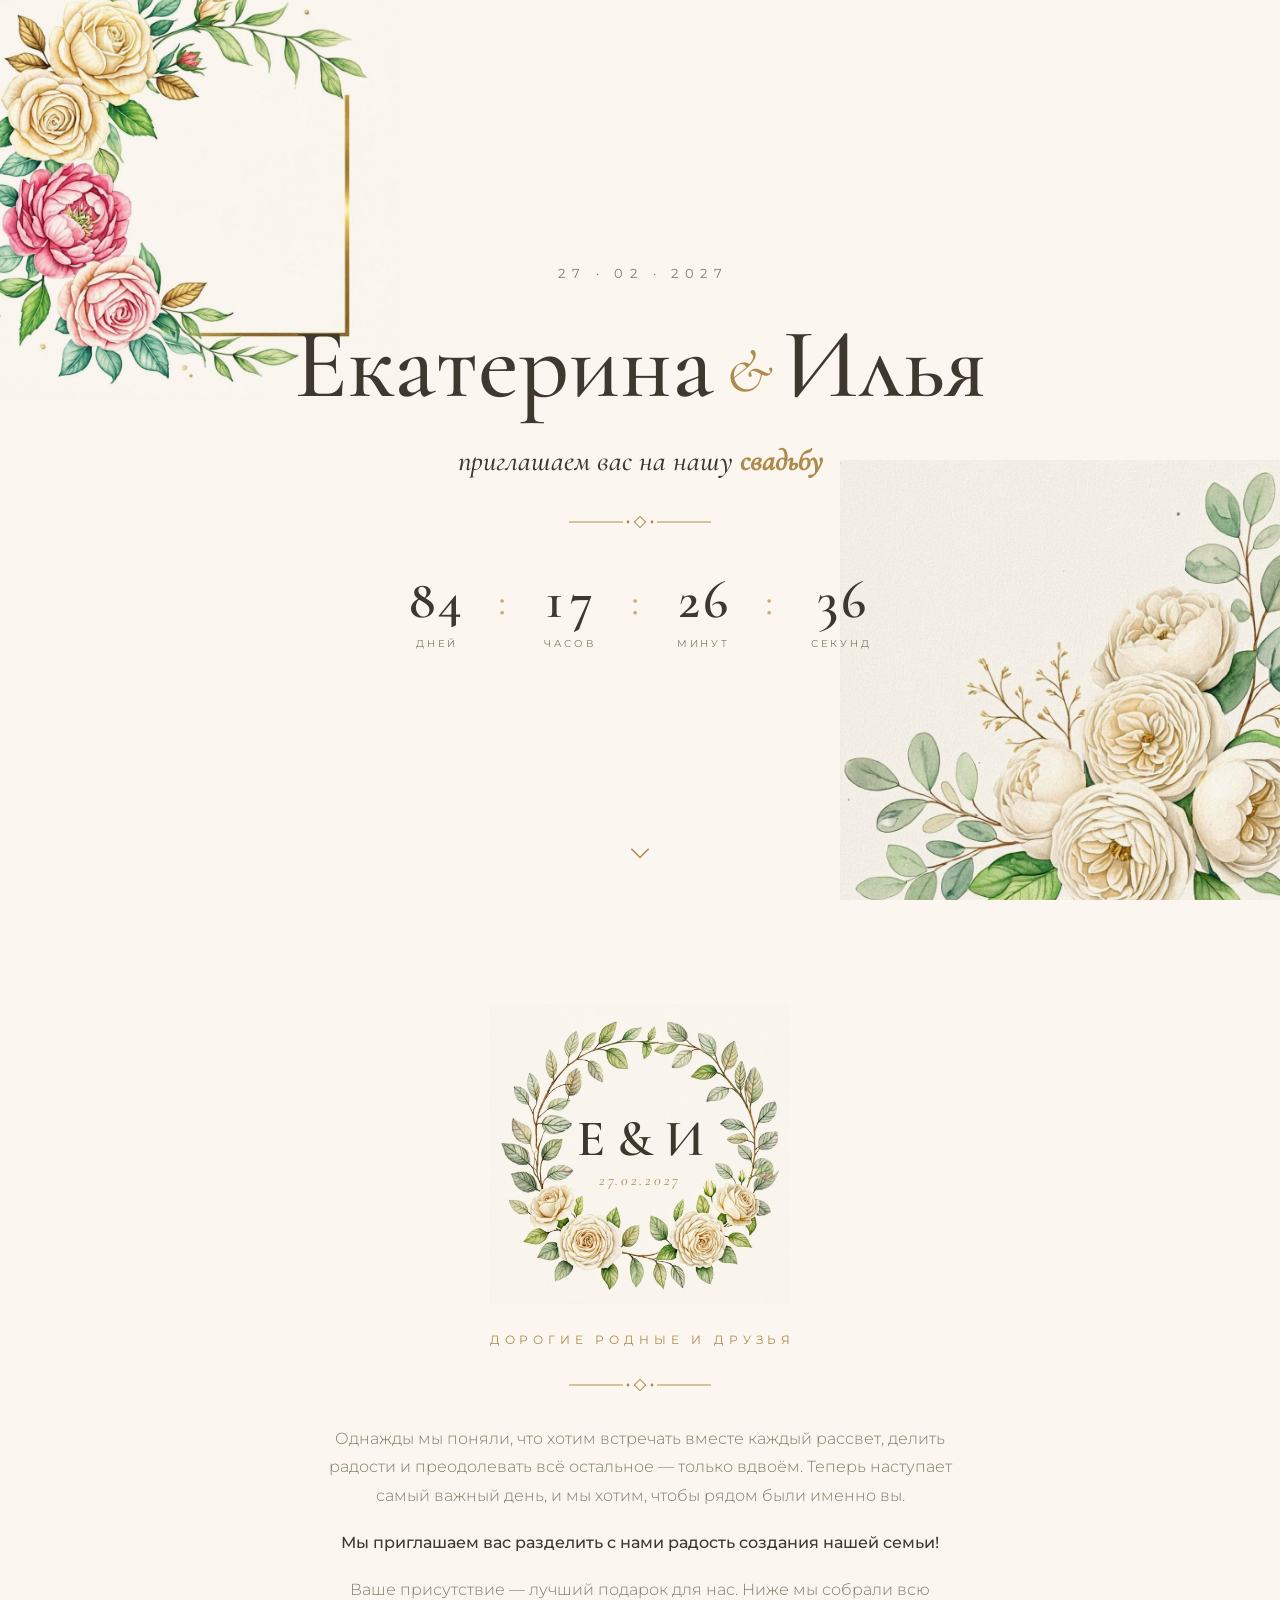
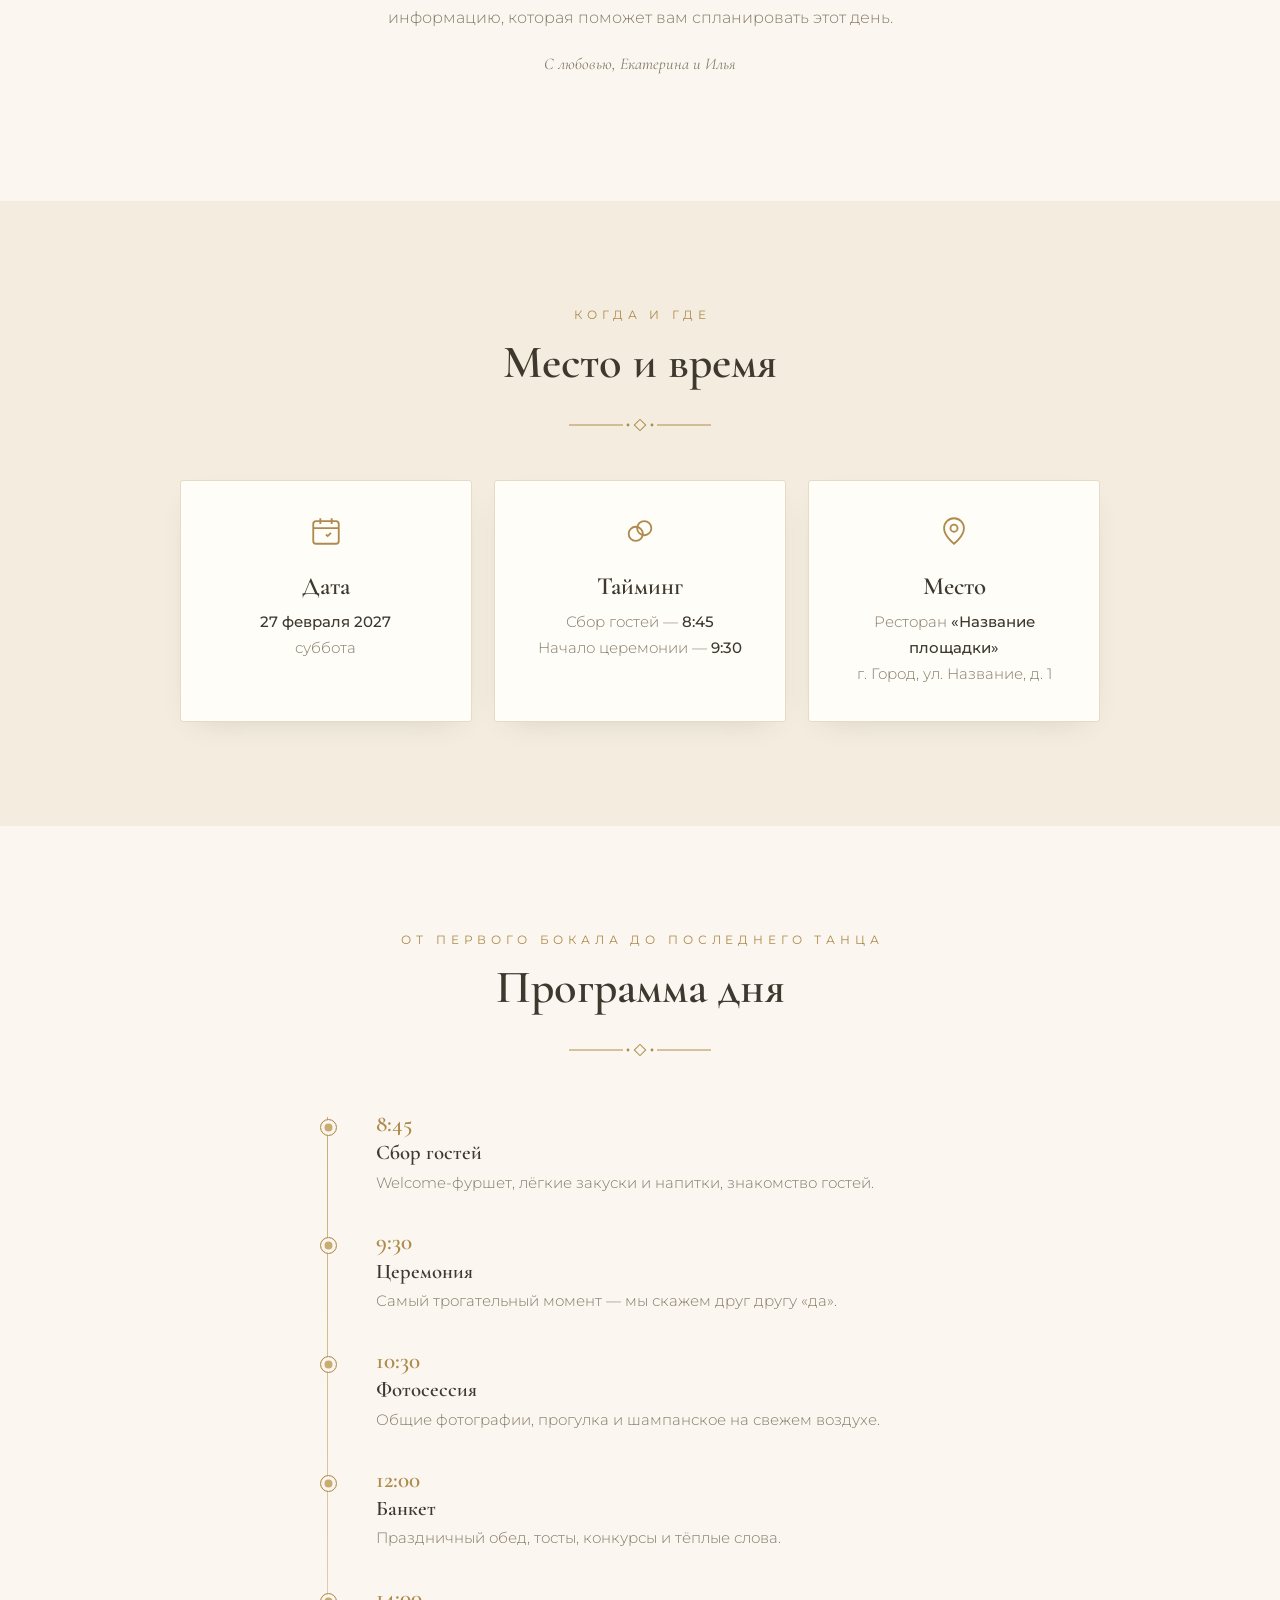
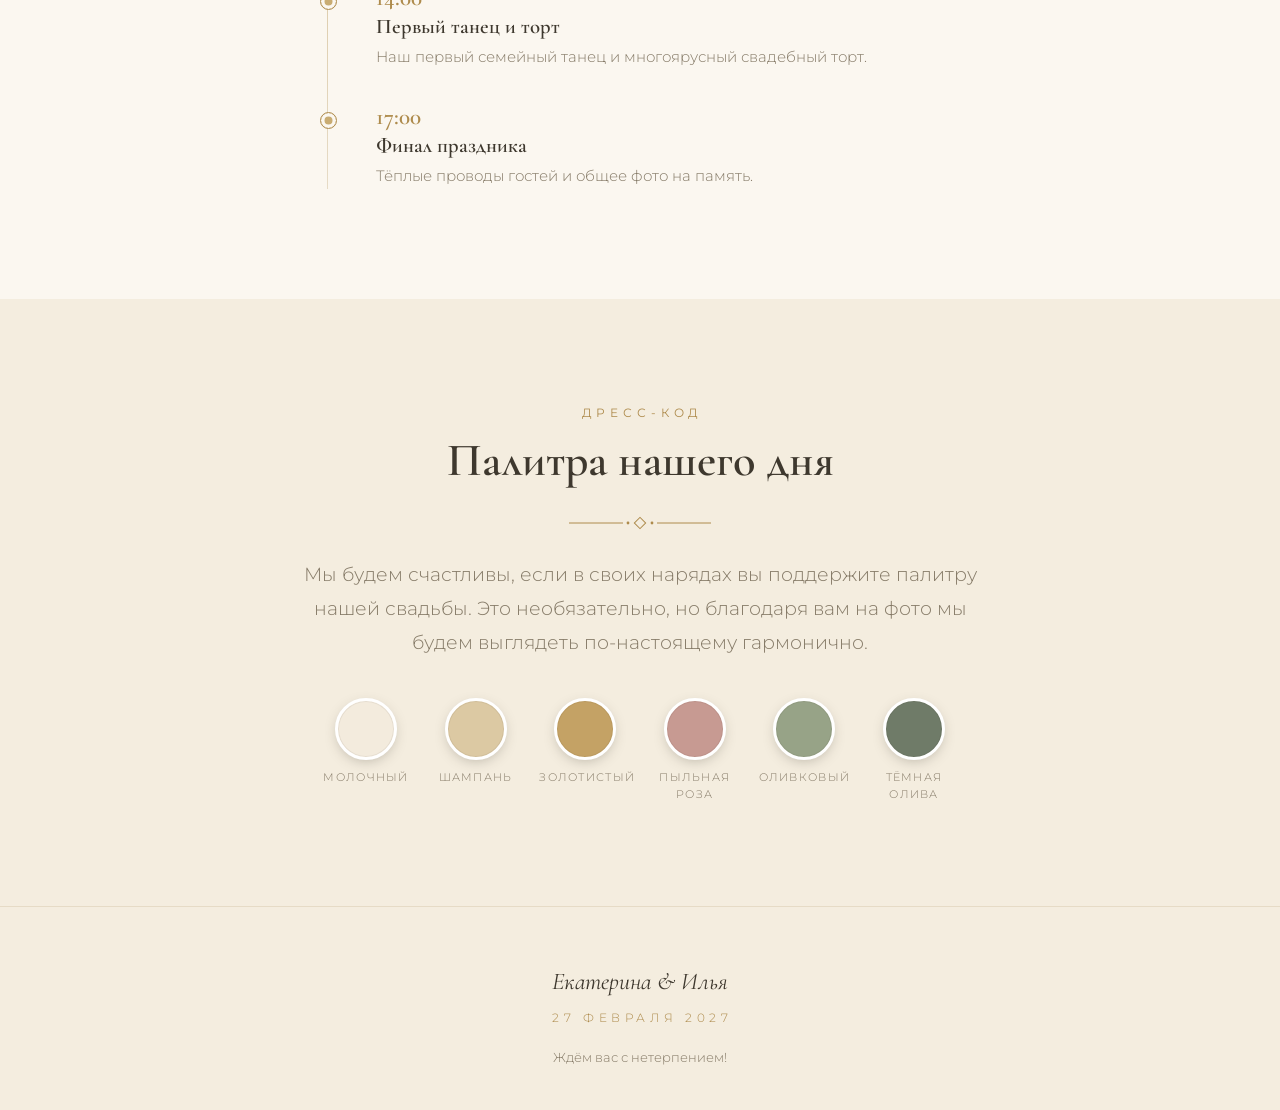
<file: index.html>
<!DOCTYPE html>
<html lang="ru">
<head>
  <meta charset="UTF-8">
  <meta name="viewport" content="width=device-width, initial-scale=1.0">
  <title>Екатерина &amp; Илья — приглашение на свадьбу · 27 февраля 2027</title>
  <meta name="description" content="Дорогие гости! Приглашаем вас на свадьбу Екатерины и Ильи — 27 февраля 2027 года. Начало церемонии в 9:30. Программа дня, дресс-код и детали внутри.">
  <meta property="og:title" content="Екатерина &amp; Илья · 27 февраля 2027">
  <meta property="og:description" content="Приглашение на свадьбу: программа дня, дресс-код и детали.">
  <meta property="og:type" content="website">
  <link rel="icon" type="image/svg+xml" href="favicon.svg">
  <link rel="stylesheet" href="css/fonts.css">
  <link rel="stylesheet" href="css/style.css">
</head>
<body>

  <!-- ==================== ГЛАВНЫЙ ЭКРАН ==================== -->
  <header class="hero" id="top">
    <img class="hero__floral hero__floral--tl" src="assets/img/floral-corner.png" alt="" aria-hidden="true">
    <img class="hero__floral hero__floral--br" src="assets/img/floral-bottom.png" alt="" aria-hidden="true">

    <div class="hero__inner">
      <p class="hero__date-top">27 · 02 · 2027</p>
      <h1 class="hero__names">Екатерина<span class="hero__amp">&amp;</span>Илья</h1>
      <p class="hero__date">приглашаем вас на нашу <b>свадьбу</b></p>

      <div class="orn" aria-hidden="true">
        <svg viewBox="0 0 150 26" fill="none" xmlns="http://www.w3.org/2000/svg">
          <path d="M4 13h54M92 13h54" stroke="currentColor" stroke-width="1"/>
          <rect x="71" y="9" width="8" height="8" transform="rotate(45 75 13)" stroke="currentColor" stroke-width="1"/>
          <circle cx="63" cy="13" r="1.4" fill="currentColor"/>
          <circle cx="87" cy="13" r="1.4" fill="currentColor"/>
        </svg>
      </div>

      <div class="countdown" role="timer" aria-label="Обратный отсчёт до свадьбы">
        <div class="countdown__grid">
          <div class="countdown__cell"><div class="countdown__num" id="cd-days">—</div><div class="countdown__label">дней</div></div>
          <div class="countdown__sep" aria-hidden="true">:</div>
          <div class="countdown__cell"><div class="countdown__num" id="cd-hours">—</div><div class="countdown__label">часов</div></div>
          <div class="countdown__sep" aria-hidden="true">:</div>
          <div class="countdown__cell"><div class="countdown__num" id="cd-mins">—</div><div class="countdown__label">минут</div></div>
          <div class="countdown__sep" aria-hidden="true">:</div>
          <div class="countdown__cell"><div class="countdown__num" id="cd-secs">—</div><div class="countdown__label">секунд</div></div>
        </div>
      </div>
    </div>

    <a class="hero__scroll" href="#invite" aria-label="Прокрутить вниз">
      <svg viewBox="0 0 24 24" fill="none" stroke="currentColor" stroke-width="1.4"><path d="M4 9l8 8 8-8"/></svg>
    </a>
  </header>

  <main>
    <!-- ==================== ПРИГЛАШЕНИЕ ==================== -->
    <section class="section" id="invite">
      <div class="container container--narrow">
        <div class="invite__wreath reveal">
          <img src="assets/img/wreath.png" alt="Акварельный венок из эвкалипта и кремовых роз" style="mix-blend-mode: multiply;">
          <div class="invite__monogram"><span>Е&nbsp;&amp;&nbsp;И</span><em>27.02.2027</em></div>
        </div>

        <div class="invite__text reveal">
          <span class="overline">Дорогие родные и друзья</span>
          <div class="orn" aria-hidden="true">
            <svg viewBox="0 0 150 26" fill="none" xmlns="http://www.w3.org/2000/svg">
              <path d="M4 13h54M92 13h54" stroke="currentColor" stroke-width="1"/>
              <rect x="71" y="9" width="8" height="8" transform="rotate(45 75 13)" stroke="currentColor" stroke-width="1"/>
              <circle cx="63" cy="13" r="1.4" fill="currentColor"/>
              <circle cx="87" cy="13" r="1.4" fill="currentColor"/>
            </svg>
          </div>
          <p style="margin-top: 1.6rem;">Однажды мы поняли, что хотим встречать вместе каждый рассвет, делить радости и преодолевать всё остальное — только вдвоём. Теперь наступает самый важный день, и мы хотим, чтобы рядом были именно вы.</p>
          <p><strong>Мы приглашаем вас разделить с нами радость создания нашей семьи!</strong></p>
          <p>Ваше присутствие — лучший подарок для нас. Ниже мы собрали всю информацию, которая поможет вам спланировать этот день.</p>
          <p class="invite__sign">С любовью, Екатерина и Илья</p>
        </div>
      </div>
    </section>

    <!-- ==================== КОГДА И ГДЕ ==================== -->
    <section class="section section--soft">
      <div class="container">
        <span class="overline reveal">Когда и где</span>
        <h2 class="section-title reveal" style="margin-top:.7rem;">Место и время</h2>
        <div class="orn reveal" aria-hidden="true">
          <svg viewBox="0 0 150 26" fill="none" xmlns="http://www.w3.org/2000/svg">
            <path d="M4 13h54M92 13h54" stroke="currentColor" stroke-width="1"/>
            <rect x="71" y="9" width="8" height="8" transform="rotate(45 75 13)" stroke="currentColor" stroke-width="1"/>
            <circle cx="63" cy="13" r="1.4" fill="currentColor"/>
            <circle cx="87" cy="13" r="1.4" fill="currentColor"/>
          </svg>
        </div>

        <!-- ЗАМЕНИТЕ: название площадки, адрес и время на реальные данные -->
        <div class="details__grid">
          <article class="card reveal">
            <div class="card__icon" aria-hidden="true">
              <svg viewBox="0 0 24 24" fill="none" stroke="currentColor" stroke-width="1.3"><rect x="3" y="5" width="18" height="16" rx="2"/><path d="M3 10h18M8 3v4M16 3v4"/><path d="M12 14.5l1.2 1.1 2.3-2.3"/></svg>
            </div>
            <h3>Дата</h3>
            <p><b>27 февраля 2027</b><br>суббота</p>
          </article>

          <article class="card reveal">
            <div class="card__icon" aria-hidden="true">
              <svg viewBox="0 0 24 24" fill="none" stroke="currentColor" stroke-width="1.3"><circle cx="9" cy="14" r="5"/><circle cx="15" cy="10" r="5"/></svg>
            </div>
            <h3>Тайминг</h3>
            <p>Сбор гостей — <b>8:45</b><br>Начало церемонии — <b>9:30</b></p>
          </article>

          <article class="card reveal">
            <div class="card__icon" aria-hidden="true">
              <svg viewBox="0 0 24 24" fill="none" stroke="currentColor" stroke-width="1.3"><path d="M12 21s-7-5.5-7-11a7 7 0 1 1 14 0c0 5.5-7 11-7 11z"/><circle cx="12" cy="10" r="2.5"/></svg>
            </div>
            <h3>Место</h3>
            <p>Ресторан <b>«Название площадки»</b><br>г. Город, ул. Название, д. 1</p>
          </article>
        </div>
      </div>
    </section>

    <!-- ==================== ПРОГРАММА ДНЯ ==================== -->
    <section class="section">
      <div class="container">
        <span class="overline reveal">От первого бокала до последнего танца</span>
        <h2 class="section-title reveal" style="margin-top:.7rem;">Программа дня</h2>
        <div class="orn reveal" aria-hidden="true">
          <svg viewBox="0 0 150 26" fill="none" xmlns="http://www.w3.org/2000/svg">
            <path d="M4 13h54M92 13h54" stroke="currentColor" stroke-width="1"/>
            <rect x="71" y="9" width="8" height="8" transform="rotate(45 75 13)" stroke="currentColor" stroke-width="1"/>
            <circle cx="63" cy="13" r="1.4" fill="currentColor"/>
            <circle cx="87" cy="13" r="1.4" fill="currentColor"/>
          </svg>
        </div>

        <!-- ЗАМЕНИТЕ: время пунктов программы при необходимости -->
        <div class="timeline">
          <div class="tl-item reveal">
            <div class="tl-item__time">8:45</div>
            <h3>Сбор гостей</h3>
            <p>Welcome-фуршет, лёгкие закуски и напитки, знакомство гостей.</p>
          </div>
          <div class="tl-item reveal">
            <div class="tl-item__time">9:30</div>
            <h3>Церемония</h3>
            <p>Самый трогательный момент — мы скажем друг другу «да».</p>
          </div>
          <div class="tl-item reveal">
            <div class="tl-item__time">10:30</div>
            <h3>Фотосессия</h3>
            <p>Общие фотографии, прогулка и шампанское на свежем воздухе.</p>
          </div>
          <div class="tl-item reveal">
            <div class="tl-item__time">12:00</div>
            <h3>Банкет</h3>
            <p>Праздничный обед, тосты, конкурсы и тёплые слова.</p>
          </div>
          <div class="tl-item reveal">
            <div class="tl-item__time">14:00</div>
            <h3>Первый танец и торт</h3>
            <p>Наш первый семейный танец и многоярусный свадебный торт.</p>
          </div>
          <div class="tl-item reveal">
            <div class="tl-item__time">17:00</div>
            <h3>Финал праздника</h3>
            <p>Тёплые проводы гостей и общее фото на память.</p>
          </div>
        </div>
      </div>
    </section>

    <!-- ==================== ДРЕСС-КОД ==================== -->
    <section class="section section--soft">
      <div class="container container--narrow">
        <span class="overline reveal">Дресс-код</span>
        <h2 class="section-title reveal" style="margin-top:.7rem;">Палитра нашего дня</h2>
        <div class="orn reveal" aria-hidden="true">
          <svg viewBox="0 0 150 26" fill="none" xmlns="http://www.w3.org/2000/svg">
            <path d="M4 13h54M92 13h54" stroke="currentColor" stroke-width="1"/>
            <rect x="71" y="9" width="8" height="8" transform="rotate(45 75 13)" stroke="currentColor" stroke-width="1"/>
            <circle cx="63" cy="13" r="1.4" fill="currentColor"/>
            <circle cx="87" cy="13" r="1.4" fill="currentColor"/>
          </svg>
        </div>
        <p class="lead reveal" style="margin-top:1.4rem;">Мы будем счастливы, если в своих нарядах вы поддержите палитру нашей свадьбы. Это необязательно, но благодаря вам на фото мы будем выглядеть по-настоящему гармонично.</p>

        <div class="palette reveal">
          <div class="swatch"><i style="background:#F3EBDD;"></i><span>Молочный</span></div>
          <div class="swatch"><i style="background:#DCC9A3;"></i><span>Шампань</span></div>
          <div class="swatch"><i style="background:#C4A265;"></i><span>Золотистый</span></div>
          <div class="swatch"><i style="background:#C79A92;"></i><span>Пыльная роза</span></div>
          <div class="swatch"><i style="background:#97A387;"></i><span>Оливковый</span></div>
          <div class="swatch"><i style="background:#6F7B68;"></i><span>Тёмная олива</span></div>
        </div>
      </div>
    </section>
  </main>

  <!-- ==================== ФУТЕР ==================== -->
  <footer class="footer">
    <div class="footer__names">Екатерина &amp; Илья</div>
    <div class="footer__date">27 февраля 2027</div>
    <p class="footer__note">Ждём вас с нетерпением!</p>
  </footer>

  <script src="js/main.js"></script>
</body>
</html>
</file>
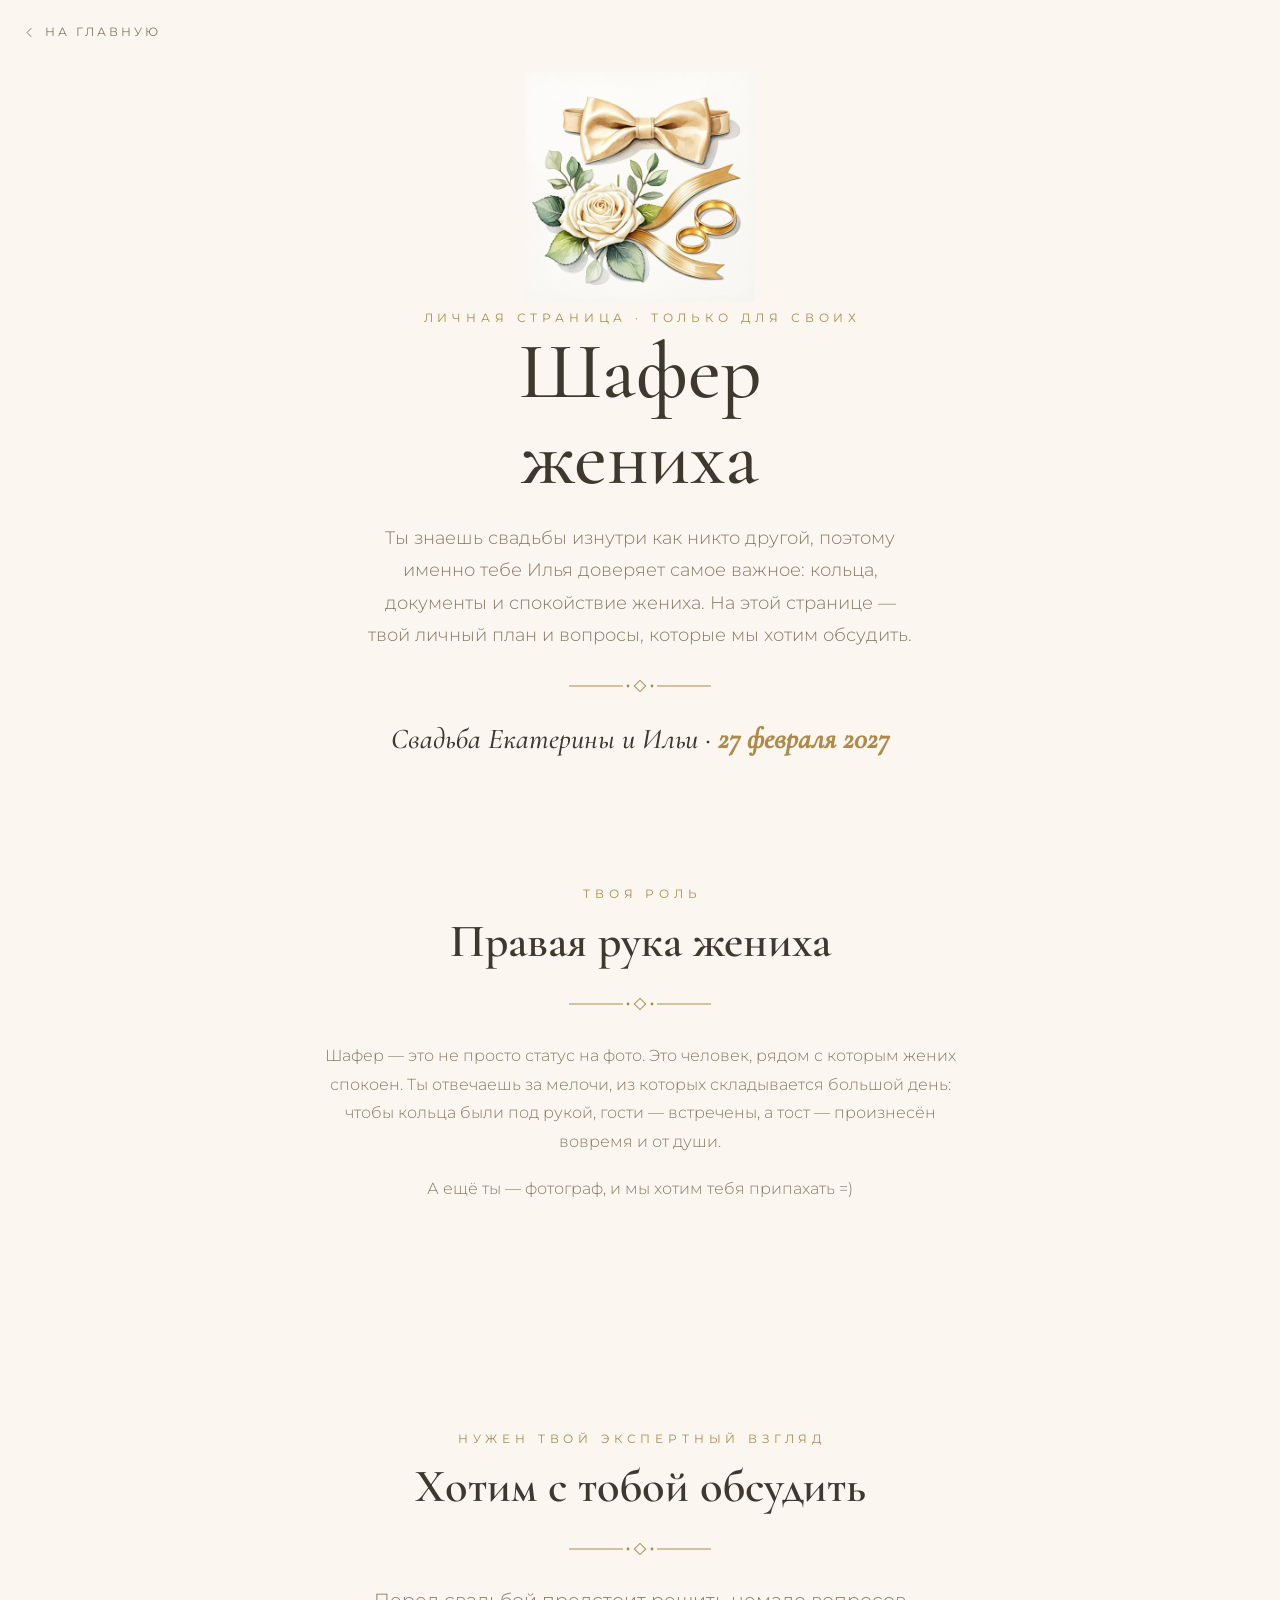
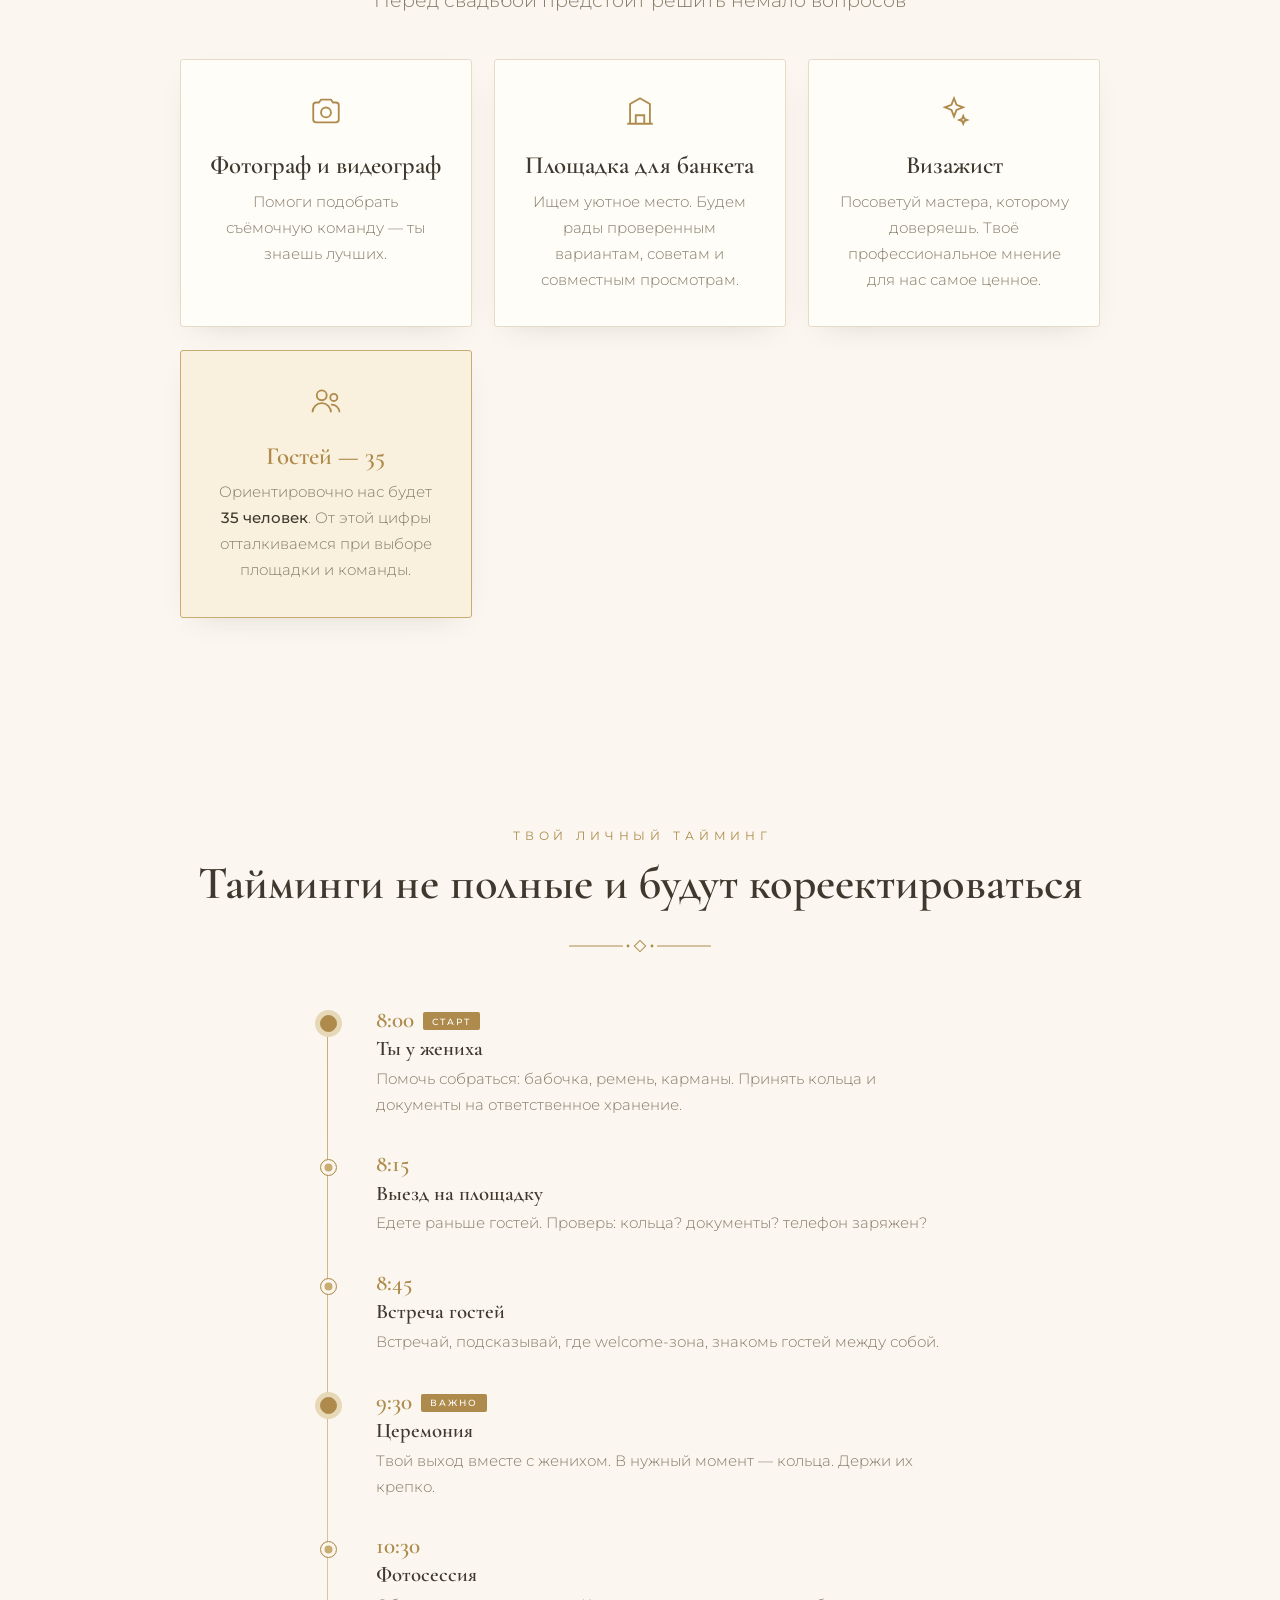
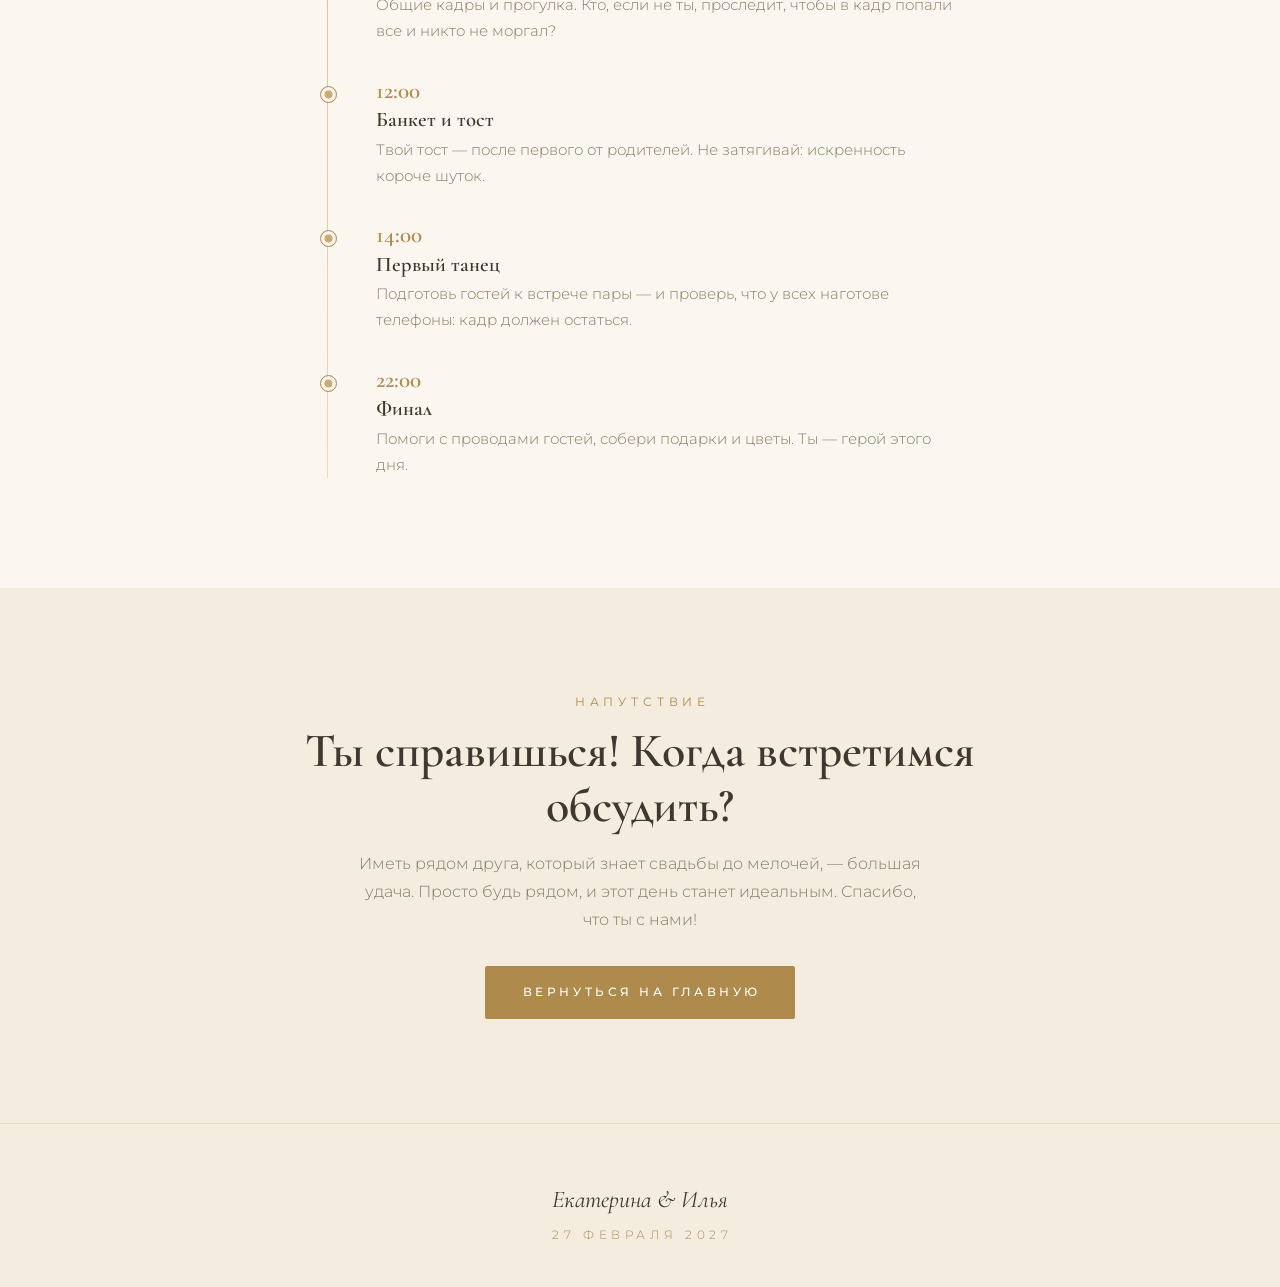
<file: shafer.html>
<!DOCTYPE html>
<html lang="ru">
<head>
  <meta charset="UTF-8">
  <meta name="viewport" content="width=device-width, initial-scale=1.0">
  <title>Личная страница шафера · Екатерина &amp; Илья — 27 февраля 2027</title>
  <meta name="description" content="Личная страница шафера жениха — профессионального свадебного фотографа: вопросы подготовки, чек-лист и план дня свадьбы Екатерины и Ильи — 27 февраля 2027.">
  <meta name="robots" content="noindex">
  <link rel="icon" type="image/svg+xml" href="favicon.svg">
  <link rel="stylesheet" href="css/fonts.css">
  <link rel="stylesheet" href="css/style.css">
</head>
<body>

  <a class="back-link" href="index.html">
    <svg viewBox="0 0 24 24" fill="none" stroke="currentColor" stroke-width="1.6"><path d="M15 5l-7 7 7 7"/></svg>
    На главную
  </a>

  <!-- ==================== ГЛАВНЫЙ ЭКРАН ==================== -->
  <header class="hero hero--groomsman">
    <div class="hero__inner">
      <img class="hero__emblem" src="assets/img/boutonniere.png" alt="Бабочка, бутоньерка и обручальные кольца — акварельная иллюстрация">
      <span class="overline">Личная страница · только для своих</span>
      <h1 class="hero__names" style="font-size: clamp(2.6rem, 9vw, 5rem);">Шафер<br>жениха</h1>
      <p class="hero__sub">Ты знаешь свадьбы изнутри как никто другой, поэтому именно тебе Илья доверяет самое важное: кольца, документы и спокойствие жениха. На этой странице — твой личный план и вопросы, которые мы хотим обсудить.</p>

      <div class="orn" aria-hidden="true">
        <svg viewBox="0 0 150 26" fill="none" xmlns="http://www.w3.org/2000/svg">
          <path d="M4 13h54M92 13h54" stroke="currentColor" stroke-width="1"/>
          <rect x="71" y="9" width="8" height="8" transform="rotate(45 75 13)" stroke="currentColor" stroke-width="1"/>
          <circle cx="63" cy="13" r="1.4" fill="currentColor"/>
          <circle cx="87" cy="13" r="1.4" fill="currentColor"/>
        </svg>
      </div>
      <p class="hero__date" style="margin-top:.9rem;">Свадьба Екатерины и Ильи · <b>27 февраля 2027</b></p>
    </div>
  </header>

  <main>
    <!-- ==================== РОЛЬ ==================== -->
    <section class="section" style="padding-top: clamp(2.5rem, 6vw, 4rem);">
      <div class="container container--narrow">
        <div class="invite__text reveal">
          <span class="overline">Твоя роль</span>
          <h2 class="section-title" style="margin-top:.7rem;">Правая рука жениха</h2>
          <div class="orn" aria-hidden="true">
            <svg viewBox="0 0 150 26" fill="none" xmlns="http://www.w3.org/2000/svg">
              <path d="M4 13h54M92 13h54" stroke="currentColor" stroke-width="1"/>
              <rect x="71" y="9" width="8" height="8" transform="rotate(45 75 13)" stroke="currentColor" stroke-width="1"/>
              <circle cx="63" cy="13" r="1.4" fill="currentColor"/>
              <circle cx="87" cy="13" r="1.4" fill="currentColor"/>
            </svg>
          </div>
          <p style="margin-top:1.5rem;">Шафер — это не просто статус на фото. Это человек, рядом с которым жених спокоен. Ты отвечаешь за мелочи, из которых складывается большой день: чтобы кольца были под рукой, гости — встречены, а тост — произнесён вовремя и от души.</p>
          <p>А ещё ты — фотограф, и мы хотим тебя припахать =)</p>
        </div>
      </div>
    </section>

    <!-- ==================== ВОПРОСЫ ДЛЯ ОБСУЖДЕНИЯ ==================== -->
    <section class="section" id="discuss">
      <div class="container">
        <span class="overline reveal">Нужен твой экспертный взгляд</span>
        <h2 class="section-title reveal" style="margin-top:.7rem;">Хотим с тобой обсудить</h2>
        <div class="orn reveal" aria-hidden="true">
          <svg viewBox="0 0 150 26" fill="none" xmlns="http://www.w3.org/2000/svg">
            <path d="M4 13h54M92 13h54" stroke="currentColor" stroke-width="1"/>
            <rect x="71" y="9" width="8" height="8" transform="rotate(45 75 13)" stroke="currentColor" stroke-width="1"/>
            <circle cx="63" cy="13" r="1.4" fill="currentColor"/>
            <circle cx="87" cy="13" r="1.4" fill="currentColor"/>
          </svg>
        </div>
        <p class="lead reveal" style="margin-top:1.4rem;">Перед свадьбой предстоит решить немало вопросов </p>

        <div class="details__grid">
          <article class="card reveal">
            <div class="card__icon" aria-hidden="true">
              <svg viewBox="0 0 24 24" fill="none" stroke="currentColor" stroke-width="1.3"><path d="M3 8a2 2 0 0 1 2-2h2l1.5-2h7L17 6h2a2 2 0 0 1 2 2v10a2 2 0 0 1-2 2H5a2 2 0 0 1-2-2z"/><circle cx="12" cy="13" r="3.5"/></svg>
            </div>
            <h3>Фотограф и видеограф</h3>
            <p>Помоги подобрать съёмочную команду — ты знаешь лучших.</p>
          </article>

          <article class="card reveal">
            <div class="card__icon" aria-hidden="true">
              <svg viewBox="0 0 24 24" fill="none" stroke="currentColor" stroke-width="1.3"><path d="M3 21h18M5 21V7l7-4 7 4v14"/><path d="M9 21v-6h6v6"/><path d="M9.5 11h.01M14.5 11h.01"/></svg>
            </div>
            <h3>Площадка для банкета</h3>
            <p>Ищем уютное место. Будем рады проверенным вариантам, советам и совместным просмотрам.</p>
          </article>

          <article class="card reveal">
            <div class="card__icon" aria-hidden="true">
              <svg viewBox="0 0 24 24" fill="none" stroke="currentColor" stroke-width="1.3"><path d="M12 3l1.8 4.6L18.4 9.4l-4.6 1.8L12 15.8l-1.8-4.6L5.6 9.4l4.6-1.8z"/><path d="M18.5 15.5l.8 2 2 .8-2 .8-.8 2-.8-2-2-.8 2-.8z"/></svg>
            </div>
            <h3>Визажист</h3>
            <p>Посоветуй мастера, которому доверяешь. Твоё профессиональное мнение для нас самое ценное.</p>
          </article>

          <article class="card card--accent reveal">
            <div class="card__icon" aria-hidden="true">
              <svg viewBox="0 0 24 24" fill="none" stroke="currentColor" stroke-width="1.3"><circle cx="9" cy="8" r="3.5"/><path d="M2.5 20a6.5 6.5 0 0 1 13 0"/><circle cx="17.5" cy="9.5" r="2.5"/><path d="M15.5 14.6a5.5 5.5 0 0 1 6 5.4"/></svg>
            </div>
            <h3>Гостей — 35</h3>
            <p>Ориентировочно нас будет <b>35 человек</b>. От этой цифры отталкиваемся при выборе площадки и команды.</p>
          </article>
        </div>
      </div>
    </section>

  

    <!-- ==================== ПЛАН ДНЯ ШАФЕРА ==================== -->
    <section class="section">
      <div class="container">
        <span class="overline reveal">Твой личный тайминг</span>
        <h2 class="section-title reveal" style="margin-top:.7rem;">Тайминги не полные и будут кореектироваться</h2>
        <div class="orn reveal" aria-hidden="true">
          <svg viewBox="0 0 150 26" fill="none" xmlns="http://www.w3.org/2000/svg">
            <path d="M4 13h54M92 13h54" stroke="currentColor" stroke-width="1"/>
            <rect x="71" y="9" width="8" height="8" transform="rotate(45 75 13)" stroke="currentColor" stroke-width="1"/>
            <circle cx="63" cy="13" r="1.4" fill="currentColor"/>
            <circle cx="87" cy="13" r="1.4" fill="currentColor"/>
          </svg>
        </div>

        <!-- ЗАМЕНИТЕ: время пунктов плана при необходимости -->
        <div class="timeline">
          <div class="tl-item tl-item--you reveal">
            <div class="tl-item__time">8:00<span class="tl-badge">Старт</span></div>
            <h3>Ты у жениха</h3>
            <p>Помочь собраться: бабочка, ремень, карманы. Принять кольца и документы на ответственное хранение.</p>
          </div>
          <div class="tl-item reveal">
            <div class="tl-item__time">8:15</div>
            <h3>Выезд на площадку</h3>
            <p>Едете раньше гостей. Проверь: кольца? документы? телефон заряжен?</p>
          </div>
          <div class="tl-item reveal">
            <div class="tl-item__time">8:45</div>
            <h3>Встреча гостей</h3>
            <p>Встречай, подсказывай, где welcome-зона, знакомь гостей между собой.</p>
          </div>
          <div class="tl-item tl-item--you reveal">
            <div class="tl-item__time">9:30<span class="tl-badge">Важно</span></div>
            <h3>Церемония</h3>
            <p>Твой выход вместе с женихом. В нужный момент — кольца. Держи их крепко.</p>
          </div>
          <div class="tl-item reveal">
            <div class="tl-item__time">10:30</div>
            <h3>Фотосессия</h3>
            <p>Общие кадры и прогулка. Кто, если не ты, проследит, чтобы в кадр попали все и никто не моргал?</p>
          </div>
          <div class="tl-item reveal">
            <div class="tl-item__time">12:00</div>
            <h3>Банкет и тост</h3>
            <p>Твой тост — после первого от родителей. Не затягивай: искренность короче шуток.</p>
          </div>
          <div class="tl-item reveal">
            <div class="tl-item__time">14:00</div>
            <h3>Первый танец</h3>
            <p>Подготовь гостей к встрече пары — и проверь, что у всех наготове телефоны: кадр должен остаться.</p>
          </div>
          <div class="tl-item reveal">
            <div class="tl-item__time">22:00</div>
            <h3>Финал</h3>
            <p>Помоги с проводами гостей, собери подарки и цветы. Ты — герой этого дня.</p>
          </div>
        </div>
      </div>
    </section>

    <!-- ==================== ФИНАЛ ==================== -->
    <section class="section section--soft finale">
      <div class="container container--narrow">
        <span class="overline reveal">Напутствие</span>
        <h2 class="section-title finale__title reveal" style="margin-top:.7rem;">Ты справишься! Когда встретимся обсудить?</h2>
        <p class="reveal">Иметь рядом друга, который знает свадьбы до мелочей, — большая удача. Просто будь рядом, и этот день станет идеальным. Спасибо, что ты с нами!</p>
        <a class="btn btn--gold reveal" href="index.html">Вернуться на главную</a>
      </div>
    </section>
  </main>

  <footer class="footer">
    <div class="footer__names">Екатерина &amp; Илья</div>
    <div class="footer__date">27 февраля 2027</div>
  </footer>

  <script src="js/main.js"></script>
</body>
</html>
</file>
<file: css/fonts.css>
/* cyrillic-ext */
@font-face {
  font-family: 'Cormorant Garamond';
  font-style: italic;
  font-weight: 400;
  font-display: swap;
  src: url(../assets/fonts/CormorantGaramond-400-italic-cyrillic-ext.woff2) format('woff2');
  unicode-range: U+0460-052F, U+1C80-1C8A, U+20B4, U+2DE0-2DFF, U+A640-A69F, U+FE2E-FE2F;
}
/* cyrillic */
@font-face {
  font-family: 'Cormorant Garamond';
  font-style: italic;
  font-weight: 400;
  font-display: swap;
  src: url(../assets/fonts/CormorantGaramond-400-italic-cyrillic.woff2) format('woff2');
  unicode-range: U+0301, U+0400-045F, U+0490-0491, U+04B0-04B1, U+2116;
}
/* latin */
@font-face {
  font-family: 'Cormorant Garamond';
  font-style: italic;
  font-weight: 400;
  font-display: swap;
  src: url(../assets/fonts/CormorantGaramond-400-italic-latin.woff2) format('woff2');
  unicode-range: U+0000-00FF, U+0131, U+0152-0153, U+02BB-02BC, U+02C6, U+02DA, U+02DC, U+0304, U+0308, U+0329, U+2000-206F, U+20AC, U+2122, U+2191, U+2193, U+2212, U+2215, U+FEFF, U+FFFD;
}
/* cyrillic-ext */
@font-face {
  font-family: 'Cormorant Garamond';
  font-style: italic;
  font-weight: 500;
  font-display: swap;
  src: url(../assets/fonts/CormorantGaramond-500-italic-cyrillic-ext.woff2) format('woff2');
  unicode-range: U+0460-052F, U+1C80-1C8A, U+20B4, U+2DE0-2DFF, U+A640-A69F, U+FE2E-FE2F;
}
/* cyrillic */
@font-face {
  font-family: 'Cormorant Garamond';
  font-style: italic;
  font-weight: 500;
  font-display: swap;
  src: url(../assets/fonts/CormorantGaramond-500-italic-cyrillic.woff2) format('woff2');
  unicode-range: U+0301, U+0400-045F, U+0490-0491, U+04B0-04B1, U+2116;
}
/* latin */
@font-face {
  font-family: 'Cormorant Garamond';
  font-style: italic;
  font-weight: 500;
  font-display: swap;
  src: url(../assets/fonts/CormorantGaramond-500-italic-latin.woff2) format('woff2');
  unicode-range: U+0000-00FF, U+0131, U+0152-0153, U+02BB-02BC, U+02C6, U+02DA, U+02DC, U+0304, U+0308, U+0329, U+2000-206F, U+20AC, U+2122, U+2191, U+2193, U+2212, U+2215, U+FEFF, U+FFFD;
}
/* cyrillic-ext */
@font-face {
  font-family: 'Cormorant Garamond';
  font-style: normal;
  font-weight: 400;
  font-display: swap;
  src: url(../assets/fonts/CormorantGaramond-400-normal-cyrillic-ext.woff2) format('woff2');
  unicode-range: U+0460-052F, U+1C80-1C8A, U+20B4, U+2DE0-2DFF, U+A640-A69F, U+FE2E-FE2F;
}
/* cyrillic */
@font-face {
  font-family: 'Cormorant Garamond';
  font-style: normal;
  font-weight: 400;
  font-display: swap;
  src: url(../assets/fonts/CormorantGaramond-400-normal-cyrillic.woff2) format('woff2');
  unicode-range: U+0301, U+0400-045F, U+0490-0491, U+04B0-04B1, U+2116;
}
/* latin */
@font-face {
  font-family: 'Cormorant Garamond';
  font-style: normal;
  font-weight: 400;
  font-display: swap;
  src: url(../assets/fonts/CormorantGaramond-400-normal-latin.woff2) format('woff2');
  unicode-range: U+0000-00FF, U+0131, U+0152-0153, U+02BB-02BC, U+02C6, U+02DA, U+02DC, U+0304, U+0308, U+0329, U+2000-206F, U+20AC, U+2122, U+2191, U+2193, U+2212, U+2215, U+FEFF, U+FFFD;
}
/* cyrillic-ext */
@font-face {
  font-family: 'Cormorant Garamond';
  font-style: normal;
  font-weight: 500;
  font-display: swap;
  src: url(../assets/fonts/CormorantGaramond-500-normal-cyrillic-ext.woff2) format('woff2');
  unicode-range: U+0460-052F, U+1C80-1C8A, U+20B4, U+2DE0-2DFF, U+A640-A69F, U+FE2E-FE2F;
}
/* cyrillic */
@font-face {
  font-family: 'Cormorant Garamond';
  font-style: normal;
  font-weight: 500;
  font-display: swap;
  src: url(../assets/fonts/CormorantGaramond-500-normal-cyrillic.woff2) format('woff2');
  unicode-range: U+0301, U+0400-045F, U+0490-0491, U+04B0-04B1, U+2116;
}
/* latin */
@font-face {
  font-family: 'Cormorant Garamond';
  font-style: normal;
  font-weight: 500;
  font-display: swap;
  src: url(../assets/fonts/CormorantGaramond-500-normal-latin.woff2) format('woff2');
  unicode-range: U+0000-00FF, U+0131, U+0152-0153, U+02BB-02BC, U+02C6, U+02DA, U+02DC, U+0304, U+0308, U+0329, U+2000-206F, U+20AC, U+2122, U+2191, U+2193, U+2212, U+2215, U+FEFF, U+FFFD;
}
/* cyrillic-ext */
@font-face {
  font-family: 'Cormorant Garamond';
  font-style: normal;
  font-weight: 600;
  font-display: swap;
  src: url(../assets/fonts/CormorantGaramond-600-normal-cyrillic-ext.woff2) format('woff2');
  unicode-range: U+0460-052F, U+1C80-1C8A, U+20B4, U+2DE0-2DFF, U+A640-A69F, U+FE2E-FE2F;
}
/* cyrillic */
@font-face {
  font-family: 'Cormorant Garamond';
  font-style: normal;
  font-weight: 600;
  font-display: swap;
  src: url(../assets/fonts/CormorantGaramond-600-normal-cyrillic.woff2) format('woff2');
  unicode-range: U+0301, U+0400-045F, U+0490-0491, U+04B0-04B1, U+2116;
}
/* latin */
@font-face {
  font-family: 'Cormorant Garamond';
  font-style: normal;
  font-weight: 600;
  font-display: swap;
  src: url(../assets/fonts/CormorantGaramond-600-normal-latin.woff2) format('woff2');
  unicode-range: U+0000-00FF, U+0131, U+0152-0153, U+02BB-02BC, U+02C6, U+02DA, U+02DC, U+0304, U+0308, U+0329, U+2000-206F, U+20AC, U+2122, U+2191, U+2193, U+2212, U+2215, U+FEFF, U+FFFD;
}
/* cyrillic-ext */
@font-face {
  font-family: 'Cormorant Garamond';
  font-style: normal;
  font-weight: 700;
  font-display: swap;
  src: url(../assets/fonts/CormorantGaramond-700-normal-cyrillic-ext.woff2) format('woff2');
  unicode-range: U+0460-052F, U+1C80-1C8A, U+20B4, U+2DE0-2DFF, U+A640-A69F, U+FE2E-FE2F;
}
/* cyrillic */
@font-face {
  font-family: 'Cormorant Garamond';
  font-style: normal;
  font-weight: 700;
  font-display: swap;
  src: url(../assets/fonts/CormorantGaramond-700-normal-cyrillic.woff2) format('woff2');
  unicode-range: U+0301, U+0400-045F, U+0490-0491, U+04B0-04B1, U+2116;
}
/* latin */
@font-face {
  font-family: 'Cormorant Garamond';
  font-style: normal;
  font-weight: 700;
  font-display: swap;
  src: url(../assets/fonts/CormorantGaramond-700-normal-latin.woff2) format('woff2');
  unicode-range: U+0000-00FF, U+0131, U+0152-0153, U+02BB-02BC, U+02C6, U+02DA, U+02DC, U+0304, U+0308, U+0329, U+2000-206F, U+20AC, U+2122, U+2191, U+2193, U+2212, U+2215, U+FEFF, U+FFFD;
}
/* cyrillic-ext */
@font-face {
  font-family: 'Montserrat';
  font-style: italic;
  font-weight: 400;
  font-display: swap;
  src: url(../assets/fonts/Montserrat-400-italic-cyrillic-ext.woff2) format('woff2');
  unicode-range: U+0460-052F, U+1C80-1C8A, U+20B4, U+2DE0-2DFF, U+A640-A69F, U+FE2E-FE2F;
}
/* cyrillic */
@font-face {
  font-family: 'Montserrat';
  font-style: italic;
  font-weight: 400;
  font-display: swap;
  src: url(../assets/fonts/Montserrat-400-italic-cyrillic.woff2) format('woff2');
  unicode-range: U+0301, U+0400-045F, U+0490-0491, U+04B0-04B1, U+2116;
}
/* latin */
@font-face {
  font-family: 'Montserrat';
  font-style: italic;
  font-weight: 400;
  font-display: swap;
  src: url(../assets/fonts/Montserrat-400-italic-latin.woff2) format('woff2');
  unicode-range: U+0000-00FF, U+0131, U+0152-0153, U+02BB-02BC, U+02C6, U+02DA, U+02DC, U+0304, U+0308, U+0329, U+2000-206F, U+20AC, U+2122, U+2191, U+2193, U+2212, U+2215, U+FEFF, U+FFFD;
}
/* cyrillic-ext */
@font-face {
  font-family: 'Montserrat';
  font-style: normal;
  font-weight: 300;
  font-display: swap;
  src: url(../assets/fonts/Montserrat-300-normal-cyrillic-ext.woff2) format('woff2');
  unicode-range: U+0460-052F, U+1C80-1C8A, U+20B4, U+2DE0-2DFF, U+A640-A69F, U+FE2E-FE2F;
}
/* cyrillic */
@font-face {
  font-family: 'Montserrat';
  font-style: normal;
  font-weight: 300;
  font-display: swap;
  src: url(../assets/fonts/Montserrat-300-normal-cyrillic.woff2) format('woff2');
  unicode-range: U+0301, U+0400-045F, U+0490-0491, U+04B0-04B1, U+2116;
}
/* latin */
@font-face {
  font-family: 'Montserrat';
  font-style: normal;
  font-weight: 300;
  font-display: swap;
  src: url(../assets/fonts/Montserrat-300-normal-latin.woff2) format('woff2');
  unicode-range: U+0000-00FF, U+0131, U+0152-0153, U+02BB-02BC, U+02C6, U+02DA, U+02DC, U+0304, U+0308, U+0329, U+2000-206F, U+20AC, U+2122, U+2191, U+2193, U+2212, U+2215, U+FEFF, U+FFFD;
}
/* cyrillic-ext */
@font-face {
  font-family: 'Montserrat';
  font-style: normal;
  font-weight: 400;
  font-display: swap;
  src: url(../assets/fonts/Montserrat-400-normal-cyrillic-ext.woff2) format('woff2');
  unicode-range: U+0460-052F, U+1C80-1C8A, U+20B4, U+2DE0-2DFF, U+A640-A69F, U+FE2E-FE2F;
}
/* cyrillic */
@font-face {
  font-family: 'Montserrat';
  font-style: normal;
  font-weight: 400;
  font-display: swap;
  src: url(../assets/fonts/Montserrat-400-normal-cyrillic.woff2) format('woff2');
  unicode-range: U+0301, U+0400-045F, U+0490-0491, U+04B0-04B1, U+2116;
}
/* latin */
@font-face {
  font-family: 'Montserrat';
  font-style: normal;
  font-weight: 400;
  font-display: swap;
  src: url(../assets/fonts/Montserrat-400-normal-latin.woff2) format('woff2');
  unicode-range: U+0000-00FF, U+0131, U+0152-0153, U+02BB-02BC, U+02C6, U+02DA, U+02DC, U+0304, U+0308, U+0329, U+2000-206F, U+20AC, U+2122, U+2191, U+2193, U+2212, U+2215, U+FEFF, U+FFFD;
}
/* cyrillic-ext */
@font-face {
  font-family: 'Montserrat';
  font-style: normal;
  font-weight: 500;
  font-display: swap;
  src: url(../assets/fonts/Montserrat-500-normal-cyrillic-ext.woff2) format('woff2');
  unicode-range: U+0460-052F, U+1C80-1C8A, U+20B4, U+2DE0-2DFF, U+A640-A69F, U+FE2E-FE2F;
}
/* cyrillic */
@font-face {
  font-family: 'Montserrat';
  font-style: normal;
  font-weight: 500;
  font-display: swap;
  src: url(../assets/fonts/Montserrat-500-normal-cyrillic.woff2) format('woff2');
  unicode-range: U+0301, U+0400-045F, U+0490-0491, U+04B0-04B1, U+2116;
}
/* latin */
@font-face {
  font-family: 'Montserrat';
  font-style: normal;
  font-weight: 500;
  font-display: swap;
  src: url(../assets/fonts/Montserrat-500-normal-latin.woff2) format('woff2');
  unicode-range: U+0000-00FF, U+0131, U+0152-0153, U+02BB-02BC, U+02C6, U+02DA, U+02DC, U+0304, U+0308, U+0329, U+2000-206F, U+20AC, U+2122, U+2191, U+2193, U+2212, U+2215, U+FEFF, U+FFFD;
}
/* cyrillic-ext */
@font-face {
  font-family: 'Montserrat';
  font-style: normal;
  font-weight: 600;
  font-display: swap;
  src: url(../assets/fonts/Montserrat-600-normal-cyrillic-ext.woff2) format('woff2');
  unicode-range: U+0460-052F, U+1C80-1C8A, U+20B4, U+2DE0-2DFF, U+A640-A69F, U+FE2E-FE2F;
}
/* cyrillic */
@font-face {
  font-family: 'Montserrat';
  font-style: normal;
  font-weight: 600;
  font-display: swap;
  src: url(../assets/fonts/Montserrat-600-normal-cyrillic.woff2) format('woff2');
  unicode-range: U+0301, U+0400-045F, U+0490-0491, U+04B0-04B1, U+2116;
}
/* latin */
@font-face {
  font-family: 'Montserrat';
  font-style: normal;
  font-weight: 600;
  font-display: swap;
  src: url(../assets/fonts/Montserrat-600-normal-latin.woff2) format('woff2');
  unicode-range: U+0000-00FF, U+0131, U+0152-0153, U+02BB-02BC, U+02C6, U+02DA, U+02DC, U+0304, U+0308, U+0329, U+2000-206F, U+20AC, U+2122, U+2191, U+2193, U+2212, U+2215, U+FEFF, U+FFFD;
}
</file>
<file: css/style.css>
/* ============================================================
   Свадьба Ильи и Екатерины — 27 февраля 2027
   Классический стиль: кремовый фон, золотые акценты, засечки
   ============================================================ */

:root {
  --bg: #FBF7F0;
  --bg-soft: #F4EDDF;
  --card: #FFFDF8;
  --ink: #3E382E;
  --ink-soft: #857A67;
  --gold: #AE8B4C;
  --gold-soft: #C9AC72;
  --gold-pale: #E7D9B8;
  --line: #E6DBC6;
  --green: #8A9678;

  --serif: 'Cormorant Garamond', 'Times New Roman', Georgia, serif;
  --sans: 'Montserrat', Arial, sans-serif;
}

* { margin: 0; padding: 0; box-sizing: border-box; }

html { scroll-behavior: smooth; }

body {
  font-family: var(--sans);
  font-weight: 300;
  color: var(--ink);
  background: var(--bg);
  line-height: 1.75;
  -webkit-font-smoothing: antialiased;
  overflow-x: hidden;
}

img { max-width: 100%; display: block; }

a { color: var(--gold); text-decoration: none; transition: color .25s; }
a:hover { color: var(--ink); }

.container { width: min(920px, 88%); margin: 0 auto; }
.container--narrow { width: min(680px, 88%); }

/* ---------- Типографика ---------- */

h1, h2, h3 { font-family: var(--serif); font-weight: 600; line-height: 1.15; }

.section-title {
  font-size: clamp(2rem, 5vw, 2.9rem);
  text-align: center;
  color: var(--ink);
}

.overline {
  display: block;
  font-size: .72rem;
  font-weight: 400;
  letter-spacing: .42em;
  text-transform: uppercase;
  color: var(--gold);
  text-align: center;
  text-indent: .42em; /* компенсация трекинга */
}

.lead {
  font-size: clamp(1.05rem, 2.2vw, 1.2rem);
  color: var(--ink-soft);
  text-align: center;
}

/* Орнаментальный разделитель */
.orn { display: flex; justify-content: center; margin: 1.4rem auto 0; color: var(--gold); }
.orn svg { width: 150px; height: 26px; }

/* ---------- Анимации появления ---------- */

.reveal {
  transition: opacity .9s ease, transform .9s ease;
}
/* Прячем только при включённом JS — без JS весь контент виден сразу */
html.js .reveal { opacity: 0; transform: translateY(26px); }
html.js .reveal.is-visible { opacity: 1; transform: none; }

@media (prefers-reduced-motion: reduce) {
  html { scroll-behavior: auto; }
  html.js .reveal { opacity: 1; transform: none; transition: none; }
  * { animation: none !important; }
}

/* ============================ HERO ============================ */

.hero {
  position: relative;
  min-height: 100svh;
  display: flex;
  align-items: center;
  justify-content: center;
  text-align: center;
  overflow: hidden;
  padding: 4.5rem 1rem 3.5rem;
}

.hero__floral {
  position: absolute;
  mix-blend-mode: multiply;
  pointer-events: none;
  user-select: none;
  z-index: 0;
}
.hero__floral--tl { top: -30px; left: -30px; width: min(46vw, 430px); }
.hero__floral--br { bottom: -30px; right: -30px; width: min(50vw, 470px); transform: rotate(0deg); }

.hero__inner { position: relative; z-index: 1; }

.hero__date-top {
  font-family: var(--sans);
  font-size: .8rem;
  font-weight: 400;
  letter-spacing: .5em;
  text-indent: .5em;
  text-transform: uppercase;
  color: var(--ink-soft);
  margin-bottom: 1.6rem;
}

.hero__names {
  font-family: var(--serif);
  font-weight: 500;
  font-size: clamp(2.9rem, 11vw, 6.2rem);
  color: var(--ink);
  line-height: 1.08;
}

.hero__amp {
  font-style: italic;
  font-weight: 400;
  color: var(--gold);
  font-size: .62em;
  padding: 0 .18em;
  vertical-align: .08em;
}

.hero__date {
  font-family: var(--serif);
  font-style: italic;
  font-weight: 500;
  font-size: clamp(1.25rem, 3.4vw, 1.8rem);
  color: var(--ink);
  margin-top: 1.1rem;
}

.hero__date b { font-weight: 600; color: var(--gold); }

/* ---------- Обратный отсчёт ---------- */

.countdown { margin-top: 2.4rem; }

.countdown__grid {
  display: flex;
  justify-content: center;
  gap: clamp(.7rem, 3vw, 2.2rem);
}

.countdown__cell { min-width: 3.4rem; }

.countdown__num {
  font-family: var(--serif);
  font-weight: 600;
  font-size: clamp(2.1rem, 6.5vw, 3.4rem);
  color: var(--ink);
  font-variant-numeric: tabular-nums;
  line-height: 1;
}

.countdown__label {
  margin-top: .5rem;
  font-size: .62rem;
  font-weight: 400;
  letter-spacing: .28em;
  text-indent: .28em;
  text-transform: uppercase;
  color: var(--ink-soft);
}

.countdown__sep {
  font-family: var(--serif);
  font-size: clamp(1.6rem, 5vw, 2.6rem);
  color: var(--gold-soft);
  align-self: flex-start;
  line-height: 1;
  padding-top: .2em;
}

/* Стрелка вниз */
.hero__scroll {
  position: absolute;
  left: 50%;
  bottom: 1.6rem;
  transform: translateX(-50%);
  z-index: 1;
  color: var(--gold);
  animation: bob 2.2s ease-in-out infinite;
}
.hero__scroll svg { width: 26px; height: 26px; }

@keyframes bob {
  0%, 100% { transform: translate(-50%, 0); }
  50% { transform: translate(-50%, 9px); }
}

/* ============================ СЕКЦИИ ============================ */

.section { padding: clamp(4rem, 9vw, 6.5rem) 0; position: relative; overflow: hidden; }
.section--soft { background: var(--bg-soft); }

/* Приглашение с венком */
.invite__wreath {
  position: relative;
  width: min(300px, 62vw);
  margin: 0 auto 1.6rem;
  aspect-ratio: 1;
  mix-blend-mode: multiply;
}
.invite__monogram {
  position: absolute;
  inset: 0;
  display: flex;
  flex-direction: column;
  align-items: center;
  justify-content: center;
  gap: .1em;
}
.invite__monogram span {
  font-family: var(--serif);
  font-size: clamp(2.2rem, 8vw, 3.2rem);
  font-weight: 600;
  color: var(--ink);
  line-height: 1;
}
.invite__monogram em {
  font-family: var(--serif);
  font-style: italic;
  font-size: .95rem;
  color: var(--gold);
  letter-spacing: .18em;
  text-transform: uppercase;
}

.invite__text { text-align: center; }
.invite__text p {
  max-width: 60ch;
  margin: 0 auto 1.15rem;
  font-size: 1.02rem;
  color: var(--ink-soft);
}
.invite__text p strong { color: var(--ink); font-weight: 500; }
.invite__sign {
  margin-top: 1.8rem;
  font-family: var(--serif);
  font-style: italic;
  font-size: 1.5rem;
  color: var(--gold);
}

/* ---------- Карточки «Когда и где» ---------- */

.details__grid {
  display: grid;
  grid-template-columns: repeat(auto-fit, minmax(250px, 1fr));
  gap: 1.4rem;
  margin-top: 2.6rem;
}

.card {
  background: var(--card);
  border: 1px solid var(--line);
  border-radius: 3px;
  padding: 2.1rem 1.8rem;
  text-align: center;
  box-shadow: 0 10px 30px -18px rgba(62, 56, 46, .25);
  transition: transform .3s ease, box-shadow .3s ease;
}
.card:hover { transform: translateY(-4px); box-shadow: 0 18px 38px -18px rgba(62, 56, 46, .3); }

.card__icon { color: var(--gold); margin-bottom: .9rem; }
.card__icon svg { width: 34px; height: 34px; }

.card h3 { font-size: 1.55rem; margin-bottom: .55rem; }
.card p { font-size: .93rem; color: var(--ink-soft); }
.card p b { font-weight: 500; color: var(--ink); }

/* ---------- Программа дня (таймлайн) ---------- */

.timeline {
  position: relative;
  max-width: 640px;
  margin: 3rem auto 0;
  padding-left: 30px;
}
.timeline::before {
  content: '';
  position: absolute;
  left: 7px;
  top: 6px;
  bottom: 6px;
  width: 1px;
  background: linear-gradient(to bottom, var(--gold-soft), var(--line));
}

.tl-item { position: relative; padding: 0 0 2.1rem 1.6rem; }
.tl-item:last-child { padding-bottom: .4rem; }

.tl-item::before {
  content: '';
  position: absolute;
  left: -30px;
  top: .5rem;
  width: 15px;
  height: 15px;
  border-radius: 50%;
  background: var(--bg);
  border: 1px solid var(--gold);
  box-shadow: inset 0 0 0 3.5px var(--bg), inset 0 0 0 8px var(--gold-soft);
}

.tl-item__time {
  font-family: var(--serif);
  font-weight: 600;
  font-size: 1.45rem;
  color: var(--gold);
  line-height: 1.2;
}
.tl-item h3 { font-size: 1.3rem; margin: .15rem 0 .3rem; }
.tl-item p { font-size: .93rem; color: var(--ink-soft); }

/* ---------- Дресс-код ---------- */

.palette {
  display: flex;
  justify-content: center;
  flex-wrap: wrap;
  gap: 1rem 1.1rem;
  margin-top: 2.4rem;
}

.swatch { text-align: center; width: 92px; }

.swatch i {
  display: block;
  width: 62px;
  height: 62px;
  margin: 0 auto .6rem;
  border-radius: 50%;
  border: 3px solid #fff;
  box-shadow: 0 4px 14px -4px rgba(62, 56, 46, .35), inset 0 0 0 1px rgba(62,56,46,.08);
  transition: transform .3s ease;
}
.swatch:hover i { transform: scale(1.12); }

.swatch span {
  display: block;
  font-size: .68rem;
  letter-spacing: .12em;
  text-transform: uppercase;
  color: var(--ink-soft);
  line-height: 1.5;
}

/* ---------- Акцентная карточка (например, количество гостей) ---------- */

.card--accent {
  background: #F9F1DE;
  border-color: var(--gold-soft);
}
.card--accent h3 { color: var(--gold); }

/* ---------- Кнопки ---------- */

.btn {
  display: inline-block;
  position: relative;
  z-index: 1;
  font-family: var(--sans);
  font-size: .74rem;
  font-weight: 500;
  letter-spacing: .3em;
  text-indent: .3em;
  text-transform: uppercase;
  color: var(--gold);
  border: 1px solid var(--gold);
  background: transparent;
  padding: .95rem 2.1rem;
  border-radius: 2px;
  transition: background .3s, color .3s;
}
.btn:hover { background: var(--gold); color: #fff; }
.btn--gold { background: var(--gold); color: #fff; }
.btn--gold:hover { background: var(--ink); border-color: var(--ink); }

/* ---------- Футер ---------- */

.footer {
  text-align: center;
  padding: 3.4rem 1rem 2.6rem;
  border-top: 1px solid var(--line);
  background: var(--bg-soft);
}
.footer__names { font-family: var(--serif); font-style: italic; font-size: 1.5rem; color: var(--ink); }
.footer__date { margin-top: .3rem; font-size: .72rem; letter-spacing: .4em; text-indent: .4em; text-transform: uppercase; color: var(--gold); }
.footer__note { margin-top: 1.1rem; font-size: .82rem; color: var(--ink-soft); }

/* ============================================================
   СТРАНИЦА ШАФЕРА
   ============================================================ */

.hero--groomsman { min-height: 88svh; }
.hero__emblem {
  width: min(52vw, 230px);
  margin: 0 auto .4rem;
  mix-blend-mode: multiply;
}
.hero--groomsman .hero__inner { max-width: 640px; }
.hero__sub {
  margin-top: 1.3rem;
  font-size: clamp(1rem, 2.4vw, 1.15rem);
  color: var(--ink-soft);
  max-width: 46ch;
  margin-left: auto;
  margin-right: auto;
}

.back-link {
  position: absolute;
  top: 1.4rem;
  left: 1.4rem;
  z-index: 2;
  display: inline-flex;
  align-items: center;
  gap: .5rem;
  font-size: .72rem;
  font-weight: 400;
  letter-spacing: .26em;
  text-transform: uppercase;
  color: var(--ink-soft);
}
.back-link:hover { color: var(--gold); }
.back-link svg { width: 15px; height: 15px; }

/* ---------- Чек-лист ---------- */

.progress {
  max-width: 380px;
  margin: 2rem auto 0;
  text-align: center;
}
.progress__bar {
  height: 6px;
  border-radius: 3px;
  background: var(--gold-pale);
  overflow: hidden;
}
.progress__fill {
  height: 100%;
  width: 0%;
  border-radius: 3px;
  background: linear-gradient(90deg, var(--gold-soft), var(--gold));
  transition: width .5s ease;
}
.progress__label {
  margin-top: .55rem;
  font-size: .7rem;
  letter-spacing: .24em;
  text-indent: .24em;
  text-transform: uppercase;
  color: var(--ink-soft);
}
.progress__label b { color: var(--gold); font-weight: 500; }

.checklist { max-width: 640px; margin: 2.6rem auto 0; text-align: left; }

.checklist__group { margin-bottom: 2.1rem; }
.checklist__group:last-child { margin-bottom: 0; }

.checklist__group h3 {
  font-size: 1.35rem;
  text-align: center;
  margin-bottom: 1.1rem;
  color: var(--ink);
}

.check {
  display: flex;
  align-items: flex-start;
  gap: .95rem;
  padding: .78rem 1rem;
  background: var(--card);
  border: 1px solid var(--line);
  border-radius: 3px;
  margin-bottom: .65rem;
  cursor: pointer;
  transition: border-color .25s, background .25s;
  user-select: none;
}
.check:hover { border-color: var(--gold-soft); }
.check input { position: absolute; opacity: 0; pointer-events: none; }

.check__box {
  flex: 0 0 auto;
  width: 21px;
  height: 21px;
  margin-top: .18rem;
  border: 1px solid var(--gold);
  border-radius: 2px;
  position: relative;
  transition: background .25s;
}
.check__box::after {
  content: '';
  position: absolute;
  left: 6px; top: 2px;
  width: 6px; height: 11px;
  border: solid #fff;
  border-width: 0 2px 2px 0;
  transform: rotate(45deg) scale(0);
  transition: transform .2s ease;
}

.check input:checked ~ .check__box { background: var(--gold); }
.check input:checked ~ .check__box::after { transform: rotate(45deg) scale(1); }
.check:has(input:checked) { background: #FBF4E4; border-color: var(--gold-soft); }
.check:has(input:checked) .check__text { color: var(--ink-soft); text-decoration: line-through; text-decoration-color: var(--gold-soft); }

.check__text { font-size: .95rem; line-height: 1.55; }
.check__text small { display: block; color: var(--ink-soft); font-size: .8rem; text-decoration: none; }

/* ---------- План дня шафера ---------- */

.tl-item--you::before {
  background: var(--gold);
  border-color: var(--gold);
  box-shadow: 0 0 0 5px var(--gold-pale);
}
.tl-badge {
  display: inline-block;
  margin-left: .6rem;
  font-family: var(--sans);
  font-size: .58rem;
  font-weight: 500;
  letter-spacing: .22em;
  text-transform: uppercase;
  color: #fff;
  background: var(--gold);
  border-radius: 2px;
  padding: .22rem .55rem .2rem;
  vertical-align: .25em;
}

/* ---------- Финальный блок шафера ---------- */

.finale { text-align: center; }
.finale__title { font-size: clamp(2rem, 5.4vw, 3rem); }
.finale p { color: var(--ink-soft); max-width: 52ch; margin: 1rem auto 2rem; }

/* ============================================================ */

@media (max-width: 640px) {
  .hero__floral--tl { top: -18px; left: -18px; width: 58vw; }
  .hero__floral--br { bottom: -18px; right: -18px; width: 62vw; opacity: .8; }
  .hero__scroll { display: none; }
  .card { padding: 1.7rem 1.3rem; }
}

@media (max-width: 380px) {
  .countdown__grid { gap: .5rem; }
  .countdown__sep { display: none; }
}
</file>
